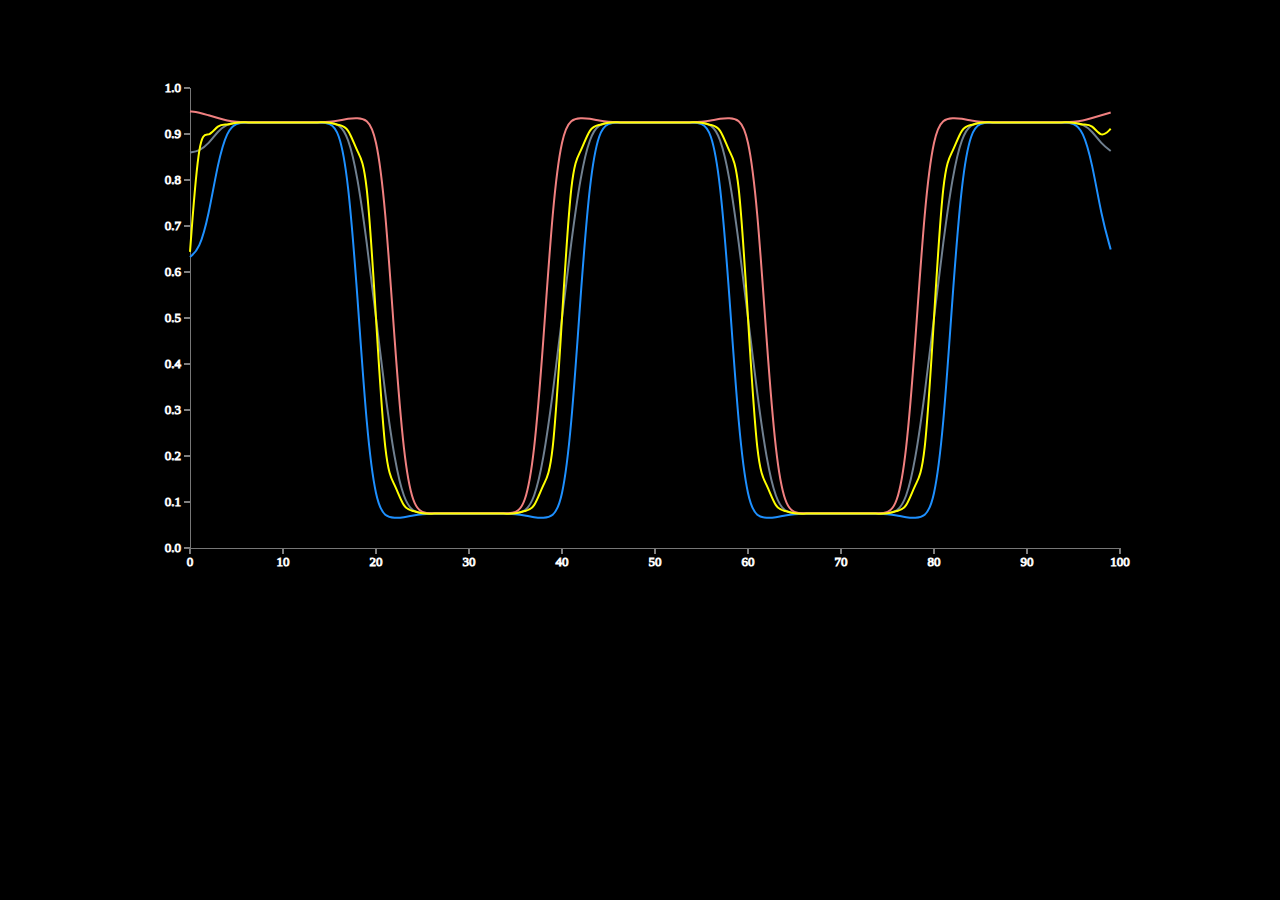
<file: convtester/index.html>
<!DOCTYPE html>
<html lang="en">

<head>
    <script src="d3.v3.min.js" charset="utf-8"></script>
    <link href="bootstrap.min.css" rel="stylesheet">
    <link href="justified-nav.css" rel="stylesheet">
    <style>
        .axis path {
            fill: none;
            stroke: #777;
            shape-rendering: crispEdges;
        }
        .axis text {
            font-family: Lato;
            font-size: 13px;
        }
        .bg {
            background-color: #000;
        }
    </style>
</head>
<body class="bg">
    <div class="container">
        <div class="jumbotron">
            <svg id="visualisation" width="1000" height="500"></svg>
            <script>
                /*
                var generateData = function(samples) {
                    var arr = [];
                    for (var i = 0; i < samples; i++) {
                        arr.push(Math.random());
                    }
                    return arr;
                };*/

                var generateData = function(samples) {
                    var arr = [];
                    var coeffs = 21;
                    var w = 20;
                    for (var i = 0; i < samples; i++) {
                        //arr.push(0.5 + 0.2 * Math.sin(i * 0.2) + 0.8 * (Math.random() - 0.5));
                        var acc = 0;
                        for (var j = 1; j <= coeffs; j += 2) {
                            acc += (2 / (Math.PI * j)) * Math.sin(j * Math.PI * i / w);
                        }
                        arr.push(0.5 + 0.85 * acc);
                    }
                    return arr;
                };

                var convolution = function(arr, minmax) {
                    var out0 = [];
                    var out1 = [];

                    var len = arr.length;
                    var gs = 1;
                    var radius = Math.floor(gs * 2);
                    var sigma = gs * 1.0;
                    var scale = 5.0;

                    for (var i = 0; i < len; i++) {
                        var n = 0.0;
                        var d = 0.0;
                        for (var j = -radius; j <= radius; j++) {
                            var val = arr[positiveMod(i + j, len)];
                            var v = minmax * scale;
                            var p = val;
                            var q = Math.exp(v * p);
                            n += p * q;
                            d += q;
                        }
                        out0.push([i, n / d]);
                    }

                    for (var i = 0; i < len; i++) {
                        var n = 0.0;
                        var d = 0.0;
                        for (var j = -radius; j <= radius; j++) {
                            var val = out0[positiveMod(i + j, len)];
                            var f = gaussian(j, 0, sigma);
                            n += f * val[1];
                            d += f;
                        }
                        out1.push([i, n / d]);
                    }

                    return out1;
                };

                var gaussian = function(x, mu, sigma) {
                    var n = - (x - mu) * (x - mu);
                    var m = 2 * sigma * sigma;
                    var dn = sigma * Math.sqrt(2 * Math.PI);
                    return Math.exp(n / m) / dn;
                };

                var positiveMod = function(x, m) {
                    var mod = x % m;
                    return x >= 0 ? mod : m + mod;
                };

                var generateConvolutions = function(num, init) {
                    var nt = Math.floor(num / 2);
                    var interval = 1.0 / nt;
                    var out = [];
                    for (var i = -nt; i <= nt; i++) {
                        out.push([]);
                        var conv = convolution(init, interval * i);
                        out[i + nt].push(conv);
                    }
                    return out;
                };

                var average = function(samples, convs, convolutions, initData) {
                    var out = [];
                    for (var i = 0; i < samples; i++) {
                        var n = 0;
                        var variance = 0;
                        var normconvn = 0;
                        var normconvd = 0;
                        for (var j = 0; j < convs; j++) {
                            n += convolutions[j][0][i][1];
                        }
                        var avg = n / convs;
                        for (var j = 0; j < convs; j++) {
                            variance += Math.pow(convolutions[j][0][i][1] - avg, 2.0);
                        }
                        var stddev = Math.sqrt(variance / convs);
                        for (var j = 0; j < convs; j++) {
                            var v = convolutions[j][0][i][1];
                            var g = gaussian(v, initData[i], stddev);
                            normconvn += g * v;
                            normconvd += g;
                        }
                        // underflow
                        var averaged = 0;
                        if (normconvd <= 0) {
                            averaged = convolutions[Math.floor(j/2)][0][i][1]
                        } else {
                            averaged = normconvn / normconvd;
                        }
                        out.push([i, averaged]);
                    }
                    return out;
                };

                var initChart = function() {
                    var samples = 100;
                    var initData = generateData(samples);
                    var convs = 3; // must be odd and >= 3
                    var convolutions = generateConvolutions(convs, initData);
                    var final = average(samples, convs, convolutions, initData);
                    var vis = d3.select("#visualisation"),
                            WIDTH = 1000,
                            HEIGHT = 500,
                            MARGINS = {
                                top: 20,
                                right: 20,
                                bottom: 20,
                                left: 50
                            },
                            xScale = d3.scale.linear().range([MARGINS.left, WIDTH - MARGINS.right]).domain([0, 100]),
                            yScale = d3.scale.linear().range([HEIGHT - MARGINS.top, MARGINS.bottom]).domain([0, 1.0]),
                            xAxis = d3.svg.axis()
                                    .scale(xScale),
                            yAxis = d3.svg.axis()
                                    .scale(yScale)
                                    .orient("left");

                    vis.append("svg:g")
                            .attr("class", "x axis")
                            .attr("transform", "translate(0," + (HEIGHT - MARGINS.bottom) + ")")
                            .attr('stroke', 'white')
                            .call(xAxis);
                    vis.append("svg:g")
                            .attr("class", "y axis")
                            .attr("transform", "translate(" + (MARGINS.left) + ",0)")
                            .attr('stroke', 'white')
                            .call(yAxis);
                    var lineGen = d3.svg.line()
                            .x(function(d) {
                                return xScale(d[0]);
                            })
                            .y(function(d) {
                                return yScale(d[1]);
                            })
                            .interpolate("basis");
                    for (var i = 0; i < convs; i++) {
                        var path = vis.append('svg:path')
                                .attr('d', lineGen(convolutions[i][0]))
                                .attr('stroke-width', 2)
                                .attr('fill', 'none');
                        if (i < Math.floor(convs / 2)){
                            path.attr('stroke', 'dodgerblue ');
                        } else if (i == Math.floor(convs / 2)) {
                            path.attr('stroke', 'slategray');
                        } else {
                            path.attr('stroke', 'lightcoral');
                        }
                    }
                    vis.append('svg:path')
                            .attr('d', lineGen(final))
                            .attr('stroke-width', 2)
                            .attr('fill', 'none')
                            .attr('stroke', 'yellow');
                };

                window.onload = initChart;
            </script>
        </div>
    </div>
</body>
</html>
</file>
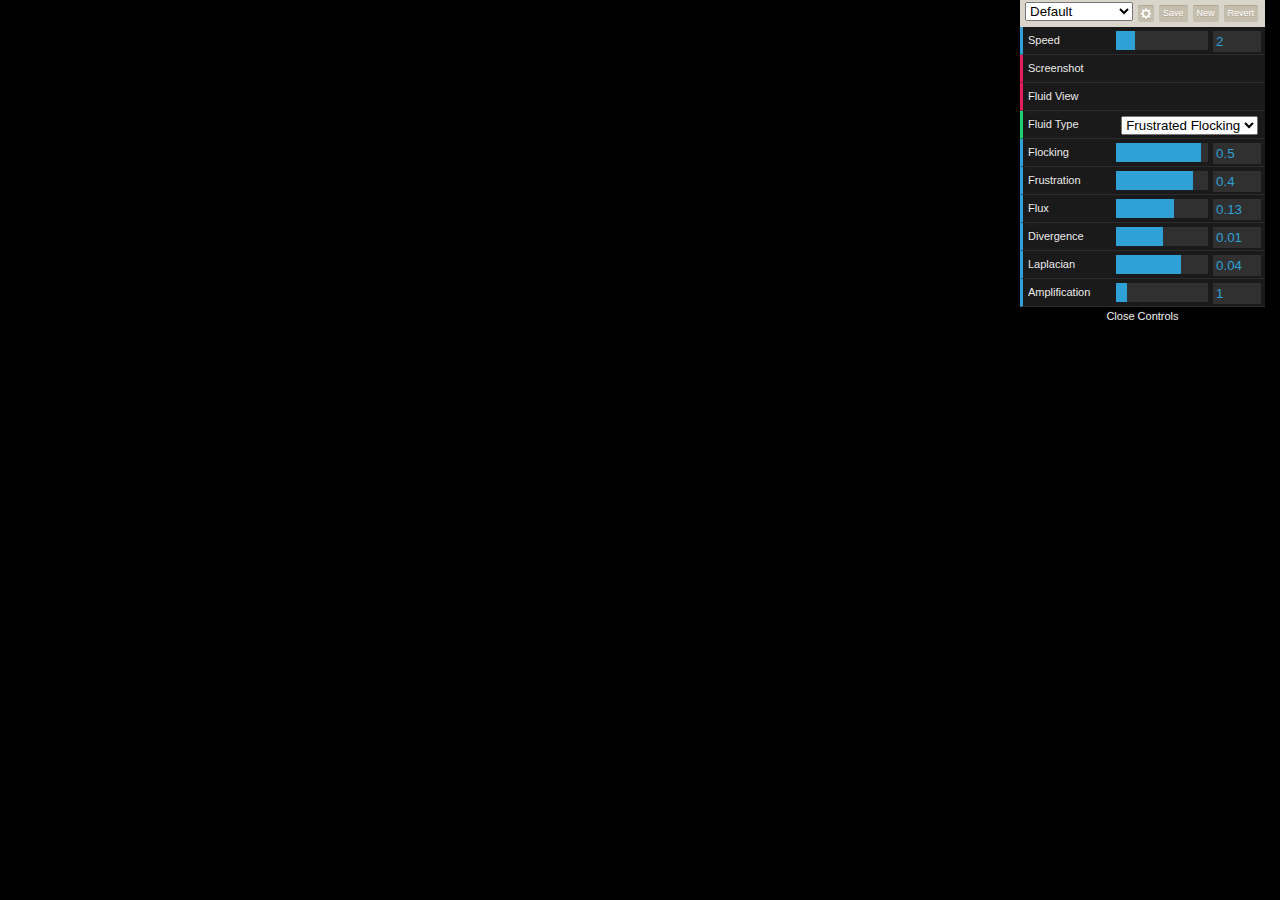
<file: opticalflowtest/index.html>
<!DOCTYPE html>
<html>
    <head>
        <title>Optical Flow Estimation</title>
        <link rel="stylesheet" type="text/css" href="../css/paintflow.css"/>
        <script type="text/javascript" src="../3rd/three.js"></script>
        <script type="text/javascript" src="../3rd/dat.gui.js"></script>
        <script type="text/javascript" src="../3rd/jquery-1.11.2.min.js"></script>
        <script type="text/javascript" src="opticalflow.js"></script>
        <script type="x-shader/x-vertex" id="standardVertexShader">
            varying vec2 vUv;

            void main()
            {
                vUv = uv;
                gl_Position = projectionMatrix * modelViewMatrix * vec4(position, 1.0);
            }
        </script>
        <script type="x-shader/x-fragment" id="smokeFluidFragmentShader">
            const float _K0 = -20.0/6.0; // center weight
            const float _K1 = 4.0/6.0; // edge-neighbors
            const float _K2 = 1.0/6.0; // vertex-neighbors
            const float sq2 = 0.7071068; // sqrt(2.0)/2.0;
            const float wds = 2.0 + 4.0 * sq2;
            const float pi_over_2 = 1.57079632679;

            varying vec2 vUv;
            uniform float screenWidth;
            uniform float screenHeight;
            uniform sampler2D tSource;
            uniform float curlf;
            uniform float fluxf;
            uniform float divf;
            uniform float lapf;
            uniform float feedf;
            uniform float expf;
            uniform vec2 brush;
            uniform float brushsize;

            float step_x = 1.0/screenWidth;
            float step_y = 1.0/screenHeight;
            vec2 texel = vec2(step_x, step_y);

            vec2 n  = vec2(0.0, step_y);
            vec2 ne = vec2(step_x, step_y);
            vec2 e  = vec2(step_x, 0.0);
            vec2 se = vec2(step_x, -step_y);
            vec2 s  = vec2(0.0, -step_y);
            vec2 sw = vec2(-step_x, -step_y);
            vec2 w  = vec2(-step_x, 0.0);
            vec2 nw = vec2(-step_x, step_y);

            float atan2(in float y, in float x)
            {
                float s = (abs(x) > abs(y)) ? 1.0 : 0.0;
                return mix(pi_over_2 - atan(x,y), atan(y,x), s);
            }

            void main()
            {
                vec3 uv = texture2D(tSource, vUv).rgb;

                vec3 uv_n = texture2D(tSource, vUv+n).rgb;
                vec3 uv_e = texture2D(tSource, vUv+e).rgb;
                vec3 uv_s = texture2D(tSource, vUv+s).rgb;
                vec3 uv_w = texture2D(tSource, vUv+w).rgb;

                vec3 uv_nw = texture2D(tSource, vUv+nw).rgb;
                vec3 uv_sw = texture2D(tSource, vUv+sw).rgb;
                vec3 uv_ne = texture2D(tSource, vUv+ne).rgb;
                vec3 uv_se = texture2D(tSource, vUv+se).rgb;

                vec3 lapl  = _K0*uv + _K1*(uv_n + uv_e + uv_w + uv_s) + _K2*(uv_nw + uv_sw + uv_ne + uv_se);
                float curl = (uv_n.r - uv_s.r - uv_e.g + uv_w.g + sq2 * (uv_nw.r + uv_nw.g) + sq2 * (uv_ne.r - uv_ne.g) + sq2 * (uv_sw.g - uv_sw.r) - sq2 * (uv_se.g + uv_se.r));
                float curl_e = curlf * sign(curl) * pow(abs(curl), expf);
                vec2 flux  = vec2(uv_w.r + uv_e.r - wds * uv.r, uv_s.g + uv_n.g - wds * uv.g) + sq2 * (uv_nw.rg + uv_ne.rg + uv_se.rg + uv_sw.rg);
                float div  = uv_s.g - uv_n.g - uv_e.r + uv_w.r + sq2 * (uv_nw.r - uv_nw.g) - sq2 * (uv_ne.r + uv_ne.g) + sq2 * (uv_sw.r + uv_sw.g) + sq2 * (uv_se.g - uv_se.r);

                float theta, mag, cost, sint = 0.0;
                if (!(uv.r == 0.0 && uv.g == 0.0)) {
                    theta = atan2(uv.g, uv.r);
                    mag = sqrt(uv.r*uv.r + uv.g*uv.g);
                    cost = cos(theta);
                    sint = sin(theta);
                }

                float ta = feedf * uv.r + fluxf * flux.r - lapf * cost * lapl.b + divf * mag * cost * div;
                float tb = feedf * uv.g + fluxf * flux.g - lapf * sint * lapl.b + divf * mag * sint * div;

                float a = ta * cos(curl_e) - tb * sin(curl_e);
                float b = ta * sin(curl_e) + tb * cos(curl_e);

                if(brush.x > 0.0)
                {
                    vec2 diff = (vUv - brush) / texel;
                    float dist = sqrt(dot(diff, diff));
                    if(dist < brushsize) {
                        a = diff.x / dist;
                        b = diff.y / dist;
                    }
                }
                
                gl_FragColor = vec4(clamp(a, -1.0, 1.0), clamp(b, -1.0, 1.0), div, 1.0);
            }
        </script>
        <script type="x-shader/x-fragment" id="frustratedFlockingFluidFragmentShader">
            const float _K0 = -20.0/6.0; // center weight
            const float _K1 = 4.0/6.0; // edge-neighbors
            const float _K2 = 1.0/6.0; // vertex-neighbors
            const float sq2 = 0.7071068; // sqrt(2.0)/2.0;
            const float wds = 2.0 + 4.0 * sq2;
            const float nss = 4.0 + 2.0 * 1.41421356237;
            const float pi_over_2 = 1.57079632679;

            varying vec2 vUv;
            uniform float screenWidth;
            uniform float screenHeight;
            uniform sampler2D tSource;
            uniform float divf;
            uniform float lapf;
            uniform float feedf;
            uniform float fluxf;
            uniform float flockf;
            uniform float frustf;
            uniform vec2 brush;
            uniform float brushsize;

            vec2 texel = vec2(1.0/screenWidth, 1.0/screenHeight);
            float step_x = 1.0/screenWidth;
            float step_y = 1.0/screenHeight;
            vec2 n  = vec2(0.0, step_y);
            vec2 ne = vec2(step_x, step_y);
            vec2 e  = vec2(step_x, 0.0);
            vec2 se = vec2(step_x, -step_y);
            vec2 s  = vec2(0.0, -step_y);
            vec2 sw = vec2(-step_x, -step_y);
            vec2 w  = vec2(-step_x, 0.0);
            vec2 nw = vec2(-step_x, step_y);

            float atan2(in float y, in float x)
            {
                float s = (abs(x) > abs(y)) ? 1.0 : 0.0;
                return mix(pi_over_2 - atan(x,y), atan(y,x), s);
            }

            void main()
            {
                vec3 uv = texture2D(tSource, vUv).rgb;

                vec3 uv_n = texture2D(tSource, vUv+n).rgb;
                vec3 uv_e = texture2D(tSource, vUv+e).rgb;
                vec3 uv_s = texture2D(tSource, vUv+s).rgb;
                vec3 uv_w = texture2D(tSource, vUv+w).rgb;

                vec3 uv_nw = texture2D(tSource, vUv+nw).rgb;
                vec3 uv_sw = texture2D(tSource, vUv+sw).rgb;
                vec3 uv_ne = texture2D(tSource, vUv+ne).rgb;
                vec3 uv_se = texture2D(tSource, vUv+se).rgb;

                vec3 lapl  = _K0*uv + _K1*(uv_n + uv_e + uv_w + uv_s) + _K2*(uv_nw + uv_sw + uv_ne + uv_se);

                float fa = (uv_w.r + uv_e.r + uv_n.r + uv_s.r + sq2 * (uv_nw.r + uv_sw.r + uv_ne.r + uv_se.r)) / (nss);
                float fb = (uv_w.g + uv_e.g + uv_n.g + uv_s.g + sq2 * (uv_nw.g + uv_sw.g + uv_ne.g + uv_se.g)) / (nss);

                vec2 flux  = vec2(uv_w.r + uv_e.r - wds * uv.r, uv_s.g + uv_n.g - wds * uv.g) + sq2 * (uv_nw.rg + uv_ne.rg + uv_se.rg + uv_sw.rg);
                float div  = (uv_s.g - uv_n.g - uv_e.r + uv_w.r + sq2 * (uv_nw.r - uv_nw.g) - sq2 * (uv_ne.r + uv_ne.g) + sq2 * (uv_sw.r + uv_sw.g) + sq2 * (uv_se.g - uv_se.r));

                float theta, theta2, cost, sint = 0.0;
                if (!(fa == 0.0 && fb == 0.0)) {
                    theta = atan2( fb, fa);
                    cost = cos(theta);
                    sint = sin(theta);
                }

                float ta = feedf * uv.r + fluxf * flux.r - lapf * cost * lapl.b + divf * cost * div;
                float tb = feedf * uv.g + fluxf * flux.g - lapf * sint * lapl.b + divf * sint * div;

                float a = ta * (1.0 - flockf) + fa * flockf - frustf * div * fa;
                float b = tb * (1.0 - flockf) + fb * flockf - frustf * div * fb;

                if(brush.x > 0.0)
                {
                    vec2 diff = (vUv - brush) / texel;
                    float dist = sqrt(dot(diff, diff));
                    if(dist < brushsize) {
                        a = diff.x / dist;
                        b = diff.y / dist;
                    }
                }

                gl_FragColor = vec4(clamp(a, -1.0, 1.0), clamp(b, -1.0, 1.0), clamp(div, -1.0, 1.0), 1.0);
            }
        </script>
        <script type="x-shader/x-fragment" id="opticalFlowFragmentShader">

            varying vec2 vUv;
            uniform float screenWidth;
            uniform float screenHeight;

            uniform sampler2D tSource;
            uniform sampler2D tSource2;
            uniform sampler2D sSource;

            float step_x = 1.0/screenWidth;
            float step_y = 1.0/screenHeight;
            vec2 texel = vec2(step_x, step_y);
            vec2 n  = vec2(0.0, step_y);
            vec2 ne = vec2(step_x, step_y);
            vec2 e  = vec2(step_x, 0.0);
            vec2 se = vec2(step_x, -step_y);
            vec2 s  = vec2(0.0, -step_y);
            vec2 sw = vec2(-step_x, -step_y);
            vec2 w  = vec2(-step_x, 0.0);
            vec2 nw = vec2(-step_x, step_y);

            // This code is substantially based on oflow by Andrei Kashcha
            // Original license: https://github.com/anvaka/oflow/blob/master/LICENSE
            void main()
            {
                float u, v = 0.0;

                vec2 off0 = vec2(-step_x, -step_y);
                vec2 off1 = vec2( 0.0,    -step_y);
                vec2 off2 = vec2( step_x, -step_y);
                vec2 off3 = vec2(-step_x,  0.0);
                vec2 off4 = vec2( 0.0,     0.0);
                vec2 off5 = vec2( step_x,  0.0);
                vec2 off6 = vec2(-step_x,  step_y);
                vec2 off7 = vec2( 0.0,     step_y);
                vec2 off8 = vec2( step_x,  step_y);

                /* This code produces corrupted output on some OSX machines. The unrolled version is below this commented code block.
                const int step = 1;
                float A2, A1B2, B1, C1, C2 = 0.0;
                for (int i = -step; i <= step; i++) {
                    for (int j = -step; j <= step; j++) {
                        vec2 off = vec2(float(i) * step_x, float(j) * step_y);
                        float gradX = length(texture2D(tSource, vUv + w + off).xy) - length(texture2D(tSource, vUv + e + off).xy);
                        float gradY = length(texture2D(tSource, vUv + s + off).xy) - length(texture2D(tSource, vUv + n + off).xy);
                        float gradT = length(texture2D(tSource, vUv + off).xy) - length(texture2D(tSource2, vUv + off).xy);

                        A2 += gradX * gradX;
                        A1B2 += gradX * gradY;
                        B1 += gradY * gradY;
                        C2 += gradX * gradT;
                        C1 += gradY * gradT;
                    }
                }
                */

                float gradX0 = (length(texture2D(tSource, vUv + e + off0).xy) - length(texture2D(tSource, vUv + w + off0).xy));
                float gradX1 = (length(texture2D(tSource, vUv + e + off1).xy) - length(texture2D(tSource, vUv + w + off1).xy));
                float gradX2 = (length(texture2D(tSource, vUv + e + off2).xy) - length(texture2D(tSource, vUv + w + off2).xy));
                float gradX3 = (length(texture2D(tSource, vUv + e + off3).xy) - length(texture2D(tSource, vUv + w + off3).xy));
                float gradX4 = (length(texture2D(tSource, vUv + e + off4).xy) - length(texture2D(tSource, vUv + w + off4).xy));
                float gradX5 = (length(texture2D(tSource, vUv + e + off5).xy) - length(texture2D(tSource, vUv + w + off5).xy));
                float gradX6 = (length(texture2D(tSource, vUv + e + off6).xy) - length(texture2D(tSource, vUv + w + off6).xy));
                float gradX7 = (length(texture2D(tSource, vUv + e + off7).xy) - length(texture2D(tSource, vUv + w + off7).xy));
                float gradX8 = (length(texture2D(tSource, vUv + e + off8).xy) - length(texture2D(tSource, vUv + w + off8).xy));

                float gradY0 = (length(texture2D(tSource, vUv + n + off0).xy) - length(texture2D(tSource, vUv + s + off0).xy));
                float gradY1 = (length(texture2D(tSource, vUv + n + off1).xy) - length(texture2D(tSource, vUv + s + off1).xy));
                float gradY2 = (length(texture2D(tSource, vUv + n + off2).xy) - length(texture2D(tSource, vUv + s + off2).xy));
                float gradY3 = (length(texture2D(tSource, vUv + n + off3).xy) - length(texture2D(tSource, vUv + s + off3).xy));
                float gradY4 = (length(texture2D(tSource, vUv + n + off4).xy) - length(texture2D(tSource, vUv + s + off4).xy));
                float gradY5 = (length(texture2D(tSource, vUv + n + off5).xy) - length(texture2D(tSource, vUv + s + off5).xy));
                float gradY6 = (length(texture2D(tSource, vUv + n + off6).xy) - length(texture2D(tSource, vUv + s + off6).xy));
                float gradY7 = (length(texture2D(tSource, vUv + n + off7).xy) - length(texture2D(tSource, vUv + s + off7).xy));
                float gradY8 = (length(texture2D(tSource, vUv + n + off8).xy) - length(texture2D(tSource, vUv + s + off8).xy));

                float gradT0 = length(texture2D(tSource2, vUv + off0).xy) - length(texture2D(tSource, vUv + off0).xy);
                float gradT1 = length(texture2D(tSource2, vUv + off1).xy) - length(texture2D(tSource, vUv + off1).xy);
                float gradT2 = length(texture2D(tSource2, vUv + off2).xy) - length(texture2D(tSource, vUv + off2).xy);
                float gradT3 = length(texture2D(tSource2, vUv + off3).xy) - length(texture2D(tSource, vUv + off3).xy);
                float gradT4 = length(texture2D(tSource2, vUv + off4).xy) - length(texture2D(tSource, vUv + off4).xy);
                float gradT5 = length(texture2D(tSource2, vUv + off5).xy) - length(texture2D(tSource, vUv + off5).xy);
                float gradT6 = length(texture2D(tSource2, vUv + off6).xy) - length(texture2D(tSource, vUv + off6).xy);
                float gradT7 = length(texture2D(tSource2, vUv + off7).xy) - length(texture2D(tSource, vUv + off7).xy);
                float gradT8 = length(texture2D(tSource2, vUv + off8).xy) - length(texture2D(tSource, vUv + off8).xy);

                float A2   = gradX0 * gradX0 + gradX1 * gradX1 + gradX2 * gradX2 + gradX3 * gradX3 + gradX4 * gradX4 + gradX5 * gradX5 + gradX6 * gradX6 + gradX7 * gradX7 + gradX8 * gradX8;
                float A1B2 = gradX0 * gradY0 + gradX1 * gradY1 + gradX2 * gradY2 + gradX3 * gradY3 + gradX4 * gradY4 + gradX5 * gradY5 + gradX6 * gradY6 + gradX7 * gradY7 + gradX8 * gradY8;
                float B1   = gradY0 * gradY0 + gradY1 * gradY1 + gradY2 * gradY2 + gradY3 * gradY3 + gradY4 * gradY4 + gradY5 * gradY5 + gradY6 * gradY6 + gradY7 * gradY7 + gradY8 * gradY8;
                float C2   = gradX0 * gradT0 + gradX1 * gradT1 + gradX2 * gradT2 + gradX3 * gradT3 + gradX4 * gradT4 + gradX5 * gradT5 + gradX6 * gradT6 + gradX7 * gradT7 + gradX8 * gradT8;
                float C1   = gradY0 * gradT0 + gradY1 * gradT1 + gradY2 * gradT2 + gradY3 * gradT3 + gradY4 * gradT4 + gradY5 * gradT5 + gradY6 * gradT6 + gradY7 * gradT7 + gradY8 * gradT8;

                float delta = (A1B2 * A1B2 - A2 * B1);

                if (delta != 0.0) {
                    /* system is not singular - solving by Kramer method */
                    float Idelta = 1.0/ delta;
                    float deltaX = -(C1 * A1B2 - C2 * B1);
                    float deltaY = -(A1B2 * C2 - A2 * C1);

                    u = deltaX * Idelta;
                    v = deltaY * Idelta;
                } else {
                    /* singular system - find optical flow in gradient direction */
                    float norm = (A1B2 + A2) * (A1B2 + A2) + (B1 + A1B2) * (B1 + A1B2);
                    if (norm != 0.0) {
                        float IGradNorm = 1.0/ norm;
                        float temp = -(C1 + C2) * IGradNorm;

                        u = (A1B2 + A2) * temp;
                        v = (B1 + A1B2) * temp;
                    } else {
                        u = v = 0.0;
                    }
                }

                float q = u * v;

                vec3 normed = 0.5 * normalize(vec3(u, v, q));
                vec3 offv = vec3(0.5);
                gl_FragColor = vec4(normed + offv, 1.0);
            }
        </script>
        <script type="x-shader/x-fragment" id="screenFragmentShader">
            varying vec2 vUv;
            uniform float screenWidth;
            uniform float screenHeight;
            uniform sampler2D tSource;
            uniform sampler2D sSource;
            
            void main()
            {
                gl_FragColor = texture2D(sSource, vUv);
            }
        </script>
        <script type="x-shader/x-fragment" id="debugScreenFragmentShader">
            varying vec2 vUv;
            uniform float screenWidth;
            uniform float screenHeight;
            uniform sampler2D tSource;
            uniform sampler2D sSource;

            void main()
            {
                vec3 uv = 0.5 + 0.5 * normalize(texture2D(tSource, vUv).rgb);
                gl_FragColor = vec4(uv, 1.0);
            }
        </script>
        <meta charset="UTF-8">
    </head>
    <body>
        <div id="simulation">
            <canvas id="myCanvas" class="viewer" style="width:1024px;height:1024px"></canvas>
        </div>
    </body>
</html>
</file>
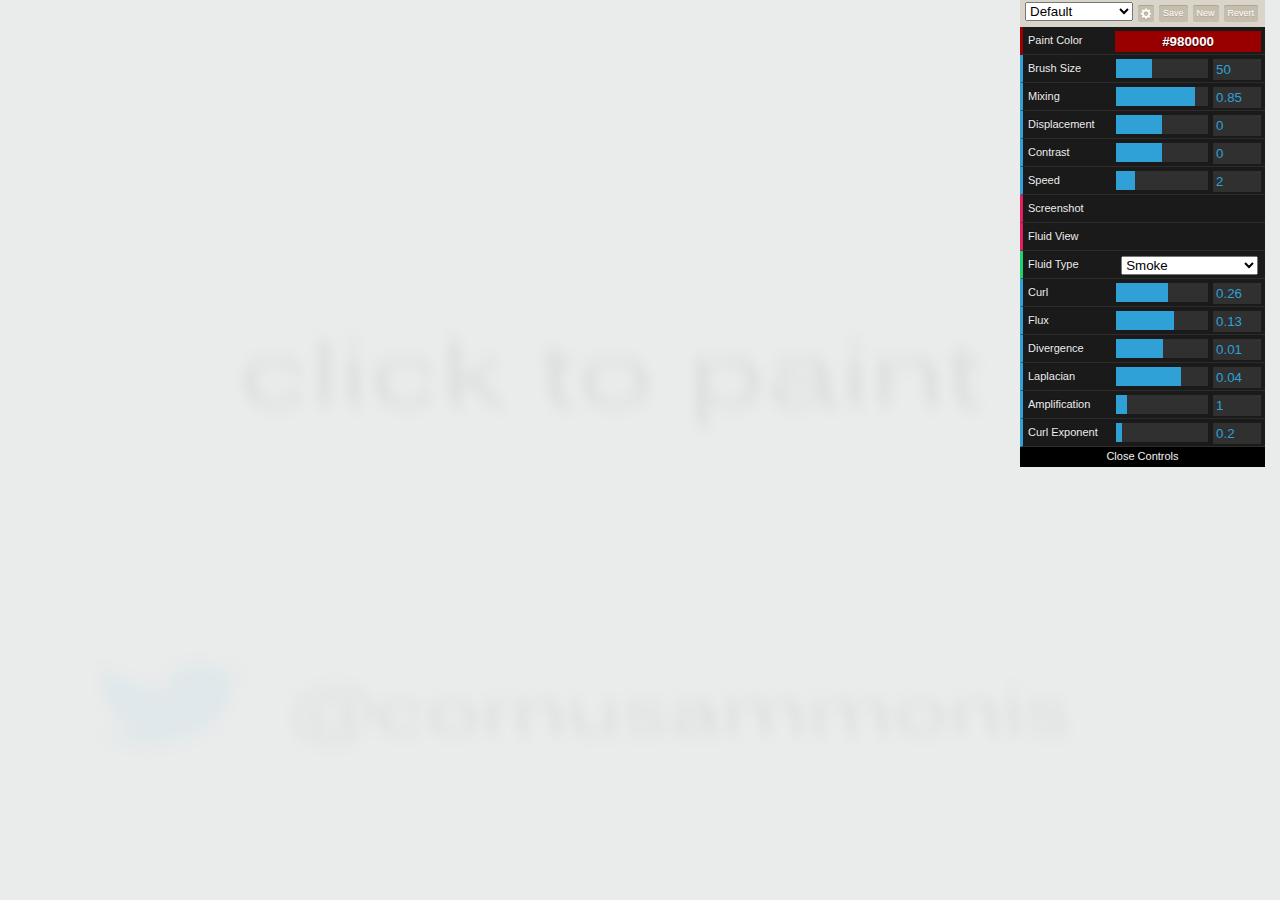
<file: paintflow2/index.html>
<!DOCTYPE html>
<html>
    <head>
        <title>PaintFlow</title>
        <link rel="stylesheet" type="text/css" href="../css/paintflow.css"/>
        <script type="text/javascript" src="../3rd/three.js"></script>
        <script type="text/javascript" src="../3rd/dat.gui.js"></script>
        <script type="text/javascript" src="../3rd/jquery-1.11.2.min.js"></script>
        <script type="text/javascript" src="paintflow.js"></script>
        <script type="x-shader/x-vertex" id="standardVertexShader">
            varying vec2 vUv;

            void main()
            {
                vUv = uv;
                gl_Position = projectionMatrix * modelViewMatrix * vec4(position, 1.0);
            }
        </script>
        <script type="x-shader/x-fragment" id="simplexNoiseFragmentShader">
            varying vec2 vUv;
            uniform float screenWidth;
            uniform float screenHeight;
            uniform float scalef;
            uniform float sofff;
            uniform vec2 brush;
            uniform float brushsize;
            uniform sampler2D tSource;

            //
            // Description : Array and textureless GLSL 2D simplex noise function.
            //      Author : Ian McEwan, Ashima Arts.
            //  Maintainer : ijm
            //     Lastmod : 20110822 (ijm)
            //     License : Copyright (C) 2011 Ashima Arts. All rights reserved.
            //               Distributed under the MIT License. See LICENSE file.
            //               https://github.com/ashima/webgl-noise
            //

            vec3 mod289(vec3 x) {
                return x - floor(x * (1.0 / 289.0)) * 289.0;
            }

            vec2 mod289(vec2 x) {
                return x - floor(x * (1.0 / 289.0)) * 289.0;
            }

            vec3 permute(vec3 x) {
                return mod289(((x*34.0)+1.0)*x);
            }

            float snoise(vec2 v) {
                const vec4 C = vec4(0.211324865405187,  // (3.0-sqrt(3.0))/6.0
                                    0.366025403784439,  // 0.5*(sqrt(3.0)-1.0)
                                   -0.577350269189626,  // -1.0 + 2.0 * C.x
                                    0.024390243902439); // 1.0 / 41.0
                // First corner
                vec2 i  = floor(v + dot(v, C.yy) );
                vec2 x0 = v -   i + dot(i, C.xx);

                // Other corners
                vec2 i1;
                //i1.x = step( x0.y, x0.x ); // x0.x > x0.y ? 1.0 : 0.0
                //i1.y = 1.0 - i1.x;
                i1 = (x0.x > x0.y) ? vec2(1.0, 0.0) : vec2(0.0, 1.0);
                // x0 = x0 - 0.0 + 0.0 * C.xx ;
                // x1 = x0 - i1 + 1.0 * C.xx ;
                // x2 = x0 - 1.0 + 2.0 * C.xx ;
                vec4 x12 = x0.xyxy + C.xxzz;
                x12.xy -= i1;

                // Permutations
                i = mod289(i); // Avoid truncation effects in permutation
                vec3 p = permute( permute( i.y + vec3(0.0, i1.y, 1.0 ))
                + i.x + vec3(0.0, i1.x, 1.0 ));

                vec3 m = max(0.5 - vec3(dot(x0,x0), dot(x12.xy,x12.xy), dot(x12.zw,x12.zw)), 0.0);
                m = m*m ;
                m = m*m ;

                // Gradients: 41 points uniformly over a line, mapped onto a diamond.
                // The ring size 17*17 = 289 is close to a multiple of 41 (41*7 = 287)

                vec3 x = 2.0 * fract(p * C.www) - 1.0;
                vec3 h = abs(x) - 0.5;
                vec3 ox = floor(x + 0.5);
                vec3 a0 = x - ox;

                // Normalise gradients implicitly by scaling m
                // Approximation of: m *= inversesqrt( a0*a0 + h*h );
                m *= 1.79284291400159 - 0.85373472095314 * ( a0*a0 + h*h );

                // Compute final noise value at P
                vec3 g;
                g.x  = a0.x  * x0.x  + h.x  * x0.y;
                g.yz = a0.yz * x12.xz + h.yz * x12.yw;
               //return 130.0 * dot(m, g);
               return dot(m, g);
            }

            float step_x = 1.0/screenWidth;
            float step_y = 1.0/screenHeight;
            vec2 texel = vec2(step_x, step_y);

            void main() {
                float a, b = 0.0;
                vec2 offset = vec2(sofff, sofff);
                vec2 scale = scalef * vec2(1.0, screenHeight/screenWidth);
                a = snoise(scale * vUv.xy);
                b = snoise(scale * (vUv.xy + offset));
                gl_FragColor = vec4(a, b, 0.0, 1.0);
            }
        </script>
        <script type="x-shader/x-fragment" id="smokeFluidFragmentShader">
            const float _K0 = -20.0/6.0; // center weight
            const float _K1 = 4.0/6.0; // edge-neighbors
            const float _K2 = 1.0/6.0; // vertex-neighbors
            const float sq2 = 0.7071068; // sqrt(2.0)/2.0;
            const float wds = 2.0 + 4.0 * sq2;
            const float pi_over_2 = 1.57079632679;

            varying vec2 vUv;
            uniform float screenWidth;
            uniform float screenHeight;
            uniform sampler2D tSource;
            uniform float curlf;
            uniform float fluxf;
            uniform float divf;
            uniform float lapf;
            uniform float feedf;
            uniform float expf;
            uniform vec2 brush;
            uniform float brushsize;

            float step_x = 1.0/screenWidth;
            float step_y = 1.0/screenHeight;
            vec2 texel = vec2(step_x, step_y);

            vec2 n  = vec2(0.0, step_y);
            vec2 ne = vec2(step_x, step_y);
            vec2 e  = vec2(step_x, 0.0);
            vec2 se = vec2(step_x, -step_y);
            vec2 s  = vec2(0.0, -step_y);
            vec2 sw = vec2(-step_x, -step_y);
            vec2 w  = vec2(-step_x, 0.0);
            vec2 nw = vec2(-step_x, step_y);

            float atan2(in float y, in float x)
            {
                float s = (abs(x) > abs(y)) ? 1.0 : 0.0;
                return mix(pi_over_2 - atan(x,y), atan(y,x), s);
            }

            void main()
            {
                vec3 uv = texture2D(tSource, vUv).rgb;

                vec3 uv_n = texture2D(tSource, vUv+n).rgb;
                vec3 uv_e = texture2D(tSource, vUv+e).rgb;
                vec3 uv_s = texture2D(tSource, vUv+s).rgb;
                vec3 uv_w = texture2D(tSource, vUv+w).rgb;

                vec3 uv_nw = texture2D(tSource, vUv+nw).rgb;
                vec3 uv_sw = texture2D(tSource, vUv+sw).rgb;
                vec3 uv_ne = texture2D(tSource, vUv+ne).rgb;
                vec3 uv_se = texture2D(tSource, vUv+se).rgb;

                vec3 lapl  = _K0*uv + _K1*(uv_n + uv_e + uv_w + uv_s) + _K2*(uv_nw + uv_sw + uv_ne + uv_se);
                float curl = (uv_n.r - uv_s.r - uv_e.g + uv_w.g + sq2 * (uv_nw.r + uv_nw.g) + sq2 * (uv_ne.r - uv_ne.g) + sq2 * (uv_sw.g - uv_sw.r) - sq2 * (uv_se.g + uv_se.r));
                float curl_e = curlf * sign(curl) * pow(abs(curl), expf);
                vec2 flux  = vec2(uv_w.r + uv_e.r - wds * uv.r, uv_s.g + uv_n.g - wds * uv.g) + sq2 * (uv_nw.rg + uv_ne.rg + uv_se.rg + uv_sw.rg);
                float div  = uv_s.g - uv_n.g - uv_e.r + uv_w.r + sq2 * (uv_nw.r - uv_nw.g) - sq2 * (uv_ne.r + uv_ne.g) + sq2 * (uv_sw.r + uv_sw.g) + sq2 * (uv_se.g - uv_se.r);

                float theta, mag, cost, sint = 0.0;
                if (!(uv.r == 0.0 && uv.g == 0.0)) {
                    theta = atan2(uv.g, uv.r);
                    mag = sqrt(uv.r*uv.r + uv.g*uv.g);
                    cost = cos(theta);
                    sint = sin(theta);
                }

                float ta = feedf * uv.r + fluxf * flux.r - lapf * cost * lapl.b + divf * mag * cost * div;
                float tb = feedf * uv.g + fluxf * flux.g - lapf * sint * lapl.b + divf * mag * sint * div;

                float a = ta * cos(curl_e) - tb * sin(curl_e);
                float b = ta * sin(curl_e) + tb * cos(curl_e);

                if(brush.x > 0.0)
                {
                    vec2 diff = (vUv - brush) / texel;
                    float dist = sqrt(dot(diff, diff));
                    if(dist < brushsize) {
                        a = diff.x / dist;
                        b = diff.y / dist;
                    }
                }
                
                gl_FragColor = vec4(clamp(a, -1.0, 1.0), clamp(b, -1.0, 1.0), div, 1.0);
            }
        </script>
        <script type="x-shader/x-fragment" id="frustratedFlockingFluidFragmentShader">
            const float _K0 = -20.0/6.0; // center weight
            const float _K1 = 4.0/6.0; // edge-neighbors
            const float _K2 = 1.0/6.0; // vertex-neighbors
            const float sq2 = 0.7071068; // sqrt(2.0)/2.0;
            const float wds = 2.0 + 4.0 * sq2;
            const float nss = 4.0 + 2.0 * 1.41421356237;
            const float pi_over_2 = 1.57079632679;

            varying vec2 vUv;
            uniform float screenWidth;
            uniform float screenHeight;
            uniform sampler2D tSource;
            uniform float divf;
            uniform float lapf;
            uniform float feedf;
            uniform float fluxf;
            uniform float flockf;
            uniform float frustf;
            uniform vec2 brush;
            uniform float brushsize;

            vec2 texel = vec2(1.0/screenWidth, 1.0/screenHeight);
            float step_x = 1.0/screenWidth;
            float step_y = 1.0/screenHeight;
            vec2 n  = vec2(0.0, step_y);
            vec2 ne = vec2(step_x, step_y);
            vec2 e  = vec2(step_x, 0.0);
            vec2 se = vec2(step_x, -step_y);
            vec2 s  = vec2(0.0, -step_y);
            vec2 sw = vec2(-step_x, -step_y);
            vec2 w  = vec2(-step_x, 0.0);
            vec2 nw = vec2(-step_x, step_y);

            float atan2(in float y, in float x)
            {
                float s = (abs(x) > abs(y)) ? 1.0 : 0.0;
                return mix(pi_over_2 - atan(x,y), atan(y,x), s);
            }

            void main()
            {
                vec3 uv = texture2D(tSource, vUv).rgb;

                vec3 uv_n = texture2D(tSource, vUv+n).rgb;
                vec3 uv_e = texture2D(tSource, vUv+e).rgb;
                vec3 uv_s = texture2D(tSource, vUv+s).rgb;
                vec3 uv_w = texture2D(tSource, vUv+w).rgb;

                vec3 uv_nw = texture2D(tSource, vUv+nw).rgb;
                vec3 uv_sw = texture2D(tSource, vUv+sw).rgb;
                vec3 uv_ne = texture2D(tSource, vUv+ne).rgb;
                vec3 uv_se = texture2D(tSource, vUv+se).rgb;

                vec3 lapl  = _K0*uv + _K1*(uv_n + uv_e + uv_w + uv_s) + _K2*(uv_nw + uv_sw + uv_ne + uv_se);

                float fa = (uv_w.r + uv_e.r + uv_n.r + uv_s.r + sq2 * (uv_nw.r + uv_sw.r + uv_ne.r + uv_se.r)) / (nss);
                float fb = (uv_w.g + uv_e.g + uv_n.g + uv_s.g + sq2 * (uv_nw.g + uv_sw.g + uv_ne.g + uv_se.g)) / (nss);

                vec2 flux  = vec2(uv_w.r + uv_e.r - wds * uv.r, uv_s.g + uv_n.g - wds * uv.g) + sq2 * (uv_nw.rg + uv_ne.rg + uv_se.rg + uv_sw.rg);
                float div  = (uv_s.g - uv_n.g - uv_e.r + uv_w.r + sq2 * (uv_nw.r - uv_nw.g) - sq2 * (uv_ne.r + uv_ne.g) + sq2 * (uv_sw.r + uv_sw.g) + sq2 * (uv_se.g - uv_se.r));

                float theta, theta2, cost, sint = 0.0;
                if (!(fa == 0.0 && fb == 0.0)) {
                    theta = atan2( fb, fa);
                    cost = cos(theta);
                    sint = sin(theta);
                }

                float ta = feedf * uv.r + fluxf * flux.r - lapf * cost * lapl.b + divf * cost * div;
                float tb = feedf * uv.g + fluxf * flux.g - lapf * sint * lapl.b + divf * sint * div;

                float a = ta * (1.0 - flockf) + fa * flockf - frustf * div * fa;
                float b = tb * (1.0 - flockf) + fb * flockf - frustf * div * fb;

                if(brush.x > 0.0)
                {
                    vec2 diff = (vUv - brush) / texel;
                    float dist = sqrt(dot(diff, diff));
                    if(dist < brushsize) {
                        a = diff.x / dist;
                        b = diff.y / dist;
                    }
                }

                gl_FragColor = vec4(clamp(a, -1.0, 1.0), clamp(b, -1.0, 1.0), clamp(div, -1.0, 1.0), 1.0);
            }
        </script>
        <script type="x-shader/x-fragment" id="paintFragmentShader">
            #define SQRT_2 1.41421356237
            #define SQRT_2_OVER_2 0.70710678118
            #define CUTOFF 0.0001

            varying vec2 vUv;
            uniform float screenWidth;
            uniform float screenHeight;
            uniform float loadImage;
            uniform float mixf;
            uniform float offf;
            uniform sampler2D tSource;
            uniform sampler2D sSource;
            uniform sampler2D iSource;
            uniform vec2 brush;
            uniform float brushsize;
            uniform vec4 color;
            uniform float contf;

            float step_x = 1.0/screenWidth;
            float step_y = 1.0/screenHeight;
            vec2 texel = vec2(step_x, step_y);
            vec2 n  = vec2(0.0, step_y);
            vec2 ne = vec2(step_x, step_y);
            vec2 e  = vec2(step_x, 0.0);
            vec2 se = vec2(step_x, -step_y);
            vec2 s  = vec2(0.0, -step_y);
            vec2 sw = vec2(-step_x, -step_y);
            vec2 w  = vec2(-step_x, 0.0);
            vec2 nw = vec2(-step_x, step_y);

            /*
            vec4 reflectance(vec4 absorption) {
                return vec4(1.0) + absorption - sqrt(pow(absorption, vec4(2.0)) + (2.0 * absorption));
            }

            vec4 absorbance(float r, float g, float b) {
                vec4 rgb = max(vec4(CUTOFF), vec4(r, g, b, 0.0));
                return pow((1.0 - rgb), vec4(2.0)) / (2.0 * rgb);
            }
            */

            const float gamma = 2.2;

            vec4 reflectance(vec4 absorbance) {
                return vec4(1.0) - pow(absorbance, vec4(1.0 / gamma));
            }

            vec4 absorbance(float r, float g, float b) {
                vec4 rgb = vec4(r, g, b, 1.0);
                return pow((1.0 - rgb), vec4(gamma));
            }

            vec4 mixAbs(vec4 absorption0, vec4 absorption1, float mix) {
                return mix * absorption0 + (1.0 - mix) * absorption1;
            }

            float mixWeight(float x, float y) {
                vec2 n = max(vec2(0.0), normalize(vec2(x, y)));
                //float t = max(0.0, n.x + n.y);
                //return min(1.0, max(0.0, mixf * (SQRT_2_OVER_2 + 0.5) * (2.0 * n.x * n.y) * t/(SQRT_2 * sqrt(n.x * n.x + n.y * n.y) + 1.0)));
                return min(mixf * sqrt(n.x*n.y), 1.0);
            }

            vec4 vectorAvg(vec4 v0, vec4 v1, vec4 v2, vec4 v3, vec4 v4, vec4 v5, vec4 v6, vec4 v7) {
                return 0.125 * (v0 + v1 + v2 + v3 + v4 + v5 + v6 + v7);
            }

            vec4 contrast(float s, float d, float e, float f, vec4 d0, vec4 d1, vec4 e0, vec4 e1, vec4 f0, vec4 f1) {
                float dA = d0.x + d0.y + d0.z + d0.w + d1.x + d1.y + d1.z + d1.w;
                float eA = e0.x + e0.y + e0.z + e0.w + e1.x + e1.y + e1.z + e1.w;
                float fA = f0.x + f0.y + f0.z + f0.w + f1.x + f1.y + f1.z + f1.w;
                vec4 A = 0.125 * vec4(dA, eA, fA, 1.0);
                return s * (vec4(d, e, f, 1.0) - A) + A;
            }

            //packed e, w, n, s / ne, nw, se, sw
            vec4 mixNeighbors(float d, float e, float f, vec4 n0, vec4 n1, vec4 m0, vec4 m1, vec4 d0, vec4 d1, vec4 e0, vec4 e1, vec4 f0, vec4 f1) {
                vec4 rgbC = absorbance(d, e, f);
                vec4 rgb0 = absorbance(d0.x, e0.x, f0.x);
                vec4 rgb1 = absorbance(d0.y, e0.y, f0.y);
                vec4 rgb2 = absorbance(d0.z, e0.z, f0.z);
                vec4 rgb3 = absorbance(d0.w, e0.w, f0.w);
                vec4 rgb4 = absorbance(d1.x, e1.x, f1.x);
                vec4 rgb5 = absorbance(d1.y, e1.y, f1.y);
                vec4 rgb6 = absorbance(d1.z, e1.z, f1.z);
                vec4 rgb7 = absorbance(d1.w, e1.w, f1.w);
                float mw0 = mixWeight(m0.x, n0.x);
                float mw1 = mixWeight(m0.y, n0.y);
                float mw2 = mixWeight(m0.z, n0.z);
                float mw3 = mixWeight(m0.w, n0.w);
                float mw4 = mixWeight(m1.x, n1.x);
                float mw5 = mixWeight(m1.y, n1.y);
                float mw6 = mixWeight(m1.z, n1.z);
                float mw7 = mixWeight(m1.w, n1.w);
                vec4 mx0 = mixAbs(rgb0, rgbC, mw0);
                vec4 mx1 = mixAbs(rgb1, rgbC, mw1);
                vec4 mx2 = mixAbs(rgb2, rgbC, mw2);
                vec4 mx3 = mixAbs(rgb3, rgbC, mw3);
                vec4 mx4 = mixAbs(rgb4, rgbC, mw4);
                vec4 mx5 = mixAbs(rgb5, rgbC, mw5);
                vec4 mx6 = mixAbs(rgb6, rgbC, mw6);
                vec4 mx7 = mixAbs(rgb7, rgbC, mw7);
                vec4 rgbAvg = vectorAvg(mx0, mx1, mx2, mx3, mx4, mx5, mx6, mx7);
                return reflectance(rgbAvg);
            }

            void main()
            {
                if (loadImage > 0.0) {
                    gl_FragColor = texture2D(iSource, vUv);
                    return;
                }

                float a_uv = texture2D(tSource, vUv).x;
                float b_uv = texture2D(tSource, vUv).y;
                float d_uv = texture2D(sSource, vUv).x;
                float e_uv = texture2D(sSource, vUv).y;
                float f_uv = texture2D(sSource, vUv).z;

                vec2 ab_norm = normalize(vec2(a_uv, b_uv));
                vec2 o0, o1, o2, o3, o4, o5, o6, o7 = offf * ab_norm;

                vec2 ab_e =  texture2D(tSource, vUv + e  + o0).xy;
                vec2 ab_w =  texture2D(tSource, vUv + w  + o1).xy;
                vec2 ab_n =  texture2D(tSource, vUv + n  + o2).xy;
                vec2 ab_s =  texture2D(tSource, vUv + s  + o3).xy;
                vec2 ab_ne = texture2D(tSource, vUv + ne + o4).xy;
                vec2 ab_nw = texture2D(tSource, vUv + nw + o5).xy;
                vec2 ab_se = texture2D(tSource, vUv + se + o6).xy;
                vec2 ab_sw = texture2D(tSource, vUv + sw + o7).xy;

                vec3 def_e =  texture2D(sSource, vUv + e  + o0 ).xyz;
                vec3 def_w =  texture2D(sSource, vUv + w  + o1 ).xyz;
                vec3 def_n =  texture2D(sSource, vUv + n  + o2 ).xyz;
                vec3 def_s =  texture2D(sSource, vUv + s  + o3 ).xyz;
                vec3 def_ne = texture2D(sSource, vUv + ne + o4 ).xyz;
                vec3 def_nw = texture2D(sSource, vUv + nw + o5 ).xyz;
                vec3 def_se = texture2D(sSource, vUv + se + o6 ).xyz;
                vec3 def_sw = texture2D(sSource, vUv + sw + o7 ).xyz;

                vec4 n0 = vec4(- ab_e.x, ab_w.x, - ab_n.y, ab_s.y);
                vec4 n1 = vec4(- ab_ne.x - ab_ne.y,  ab_nw.x - ab_nw.y, - ab_se.x + ab_se.y, ab_sw.x + ab_sw.y);
                vec4 m0 = vec4(- a_uv, a_uv, - b_uv, b_uv);
                vec4 m1 = vec4(- a_uv - b_uv, a_uv - b_uv, - a_uv + b_uv, a_uv + b_uv);

                vec4 d0 = vec4(def_e.x, def_w.x, def_n.x, def_s.x);
                vec4 d1 = vec4(def_ne.x, def_nw.x, def_se.x, def_sw.x);
                vec4 e0 = vec4(def_e.y, def_w.y, def_n.y, def_s.y);
                vec4 e1 = vec4(def_ne.y, def_nw.y, def_se.y, def_sw.y);
                vec4 f0 = vec4(def_e.z, def_w.z, def_n.z, def_s.z);
                vec4 f1 = vec4(def_ne.z, def_nw.z, def_se.z, def_sw.z);


                if(brush.x > 0.0)
                {
                    vec2 diff = (vUv - brush) / texel;
                    float dist = sqrt(dot(diff, diff));
                    if(dist < brushsize) {
                        gl_FragColor = color;
                        return;
                    }
                }

                vec4 mixed = mixNeighbors(d_uv, e_uv, f_uv, n0, n1, m0, m1, d0, d1, e0, e1, f0, f1);
                gl_FragColor = clamp(contrast(contf, mixed.x, mixed.y, mixed.z, d0, d1, e0, e1, f0, f1), 0.0, 1.0);
            }
        </script>
        <script type="x-shader/x-fragment" id="screenFragmentShader">
            varying vec2 vUv;
            uniform float screenWidth;
            uniform float screenHeight;
            uniform sampler2D tSource;
            uniform sampler2D sSource;
            
            void main()
            {
                gl_FragColor = texture2D(sSource, vUv);
            }
        </script>
        <script type="x-shader/x-fragment" id="debugScreenFragmentShader">
            varying vec2 vUv;
            uniform float screenWidth;
            uniform float screenHeight;
            uniform sampler2D tSource;
            uniform sampler2D sSource;

            void main()
            {
                vec3 uv = 0.5 + 0.5 * normalize(texture2D(tSource, vUv).rgb);
                gl_FragColor = vec4(uv, 1.0);
            }
        </script>
        <meta charset="UTF-8">
    </head>
    <body>
        <div id="simulation">
            <canvas id="myCanvas" class="viewer" style="width:1024px;height:1024px"></canvas>
        </div>
    </body>
</html>
</file>
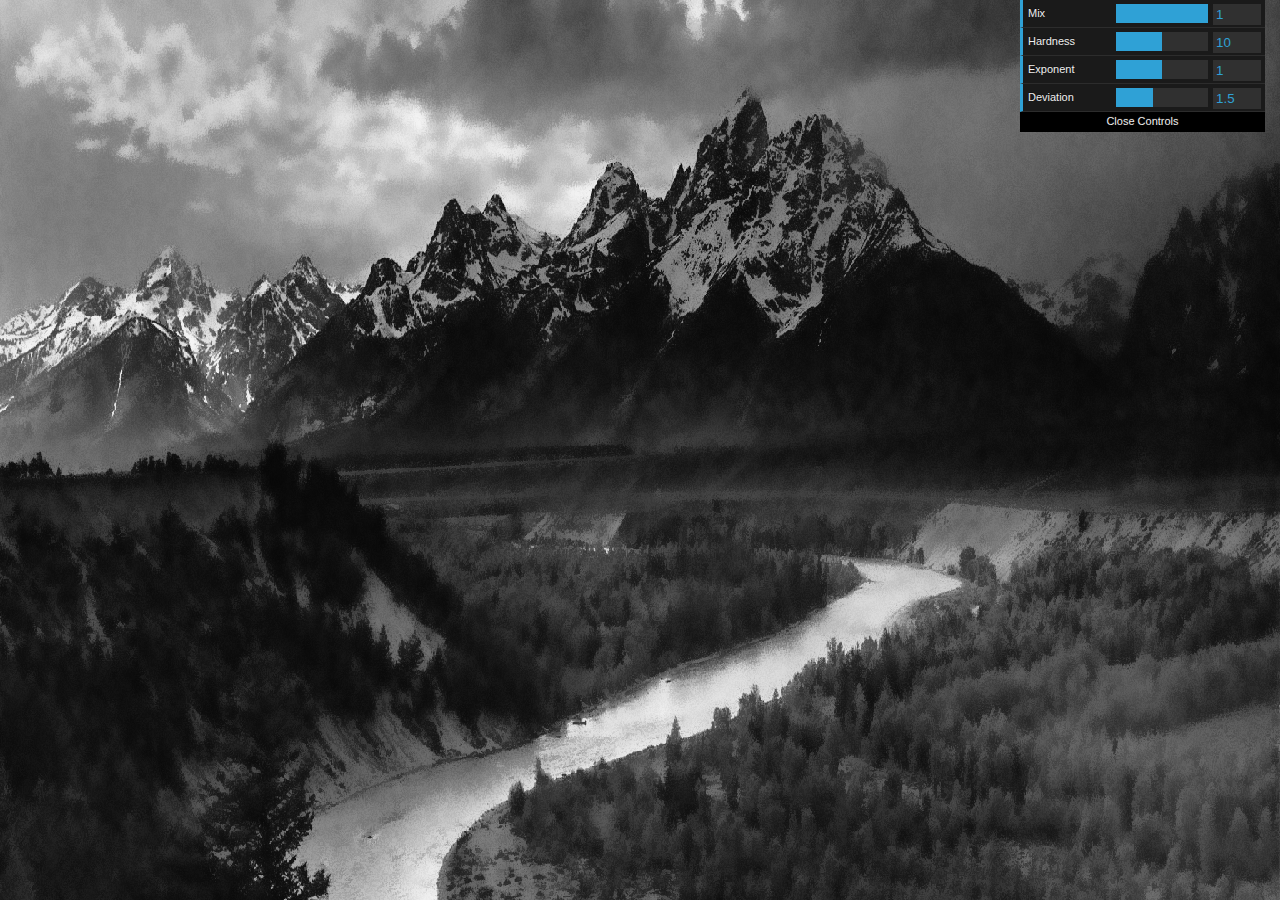
<file: softmaxdenoise/index.html>
<!DOCTYPE html>
<html>
    <head>
        <title>Softmax Manifold Denoise</title>
        <link rel="stylesheet" type="text/css" href="softmax.css"/>
        <script type="text/javascript" src="../3rd/three.js"></script>
        <script type="text/javascript" src="../3rd/dat.gui.js"></script>
        <script type="text/javascript" src="../3rd/jquery-1.11.2.min.js"></script>
        <script type="text/javascript" src="softmax.js"></script>
        <script type="x-shader/x-vertex" id="standardVertexShader">
            varying vec2 vUv;

            void main()
            {
                vUv = uv;
                gl_Position = projectionMatrix * modelViewMatrix * vec4( position, 1.0 );
            }
        </script>
        <script type="x-shader/x-fragment" id="screenFragmentShader">
            varying vec2 vUv;
            uniform sampler2D sSource;

            void main()
            {
                gl_FragColor = texture2D(sSource, vUv);
            }
        </script>
        <script type="x-shader/x-vertex" id="feedbackFragmentShader">
            varying vec2 vUv;

            uniform float screenWidth;
            uniform float screenHeight;

            uniform sampler2D sSource;
            uniform sampler2D iSource;

            uniform int step;
            uniform float amount;
            uniform float exps;
            uniform float devs;
            uniform float mix;

            float step_x = 1.0/screenWidth;
            float step_y = 1.0/screenHeight;

            const int radius = 6;

            vec3 minmax_transformX(sampler2D src, float scale) {
                vec3 n = vec3(0.0);
                vec3 d = vec3(0.0);
                for (int j = -radius; j <= radius; j++) {
                    vec3 x = texture2D(src, vUv + float(j) * vec2(step_x, 0.0)).xyz;
                    vec3 v = vec3(- scale, 0.0, scale);
                    vec3 q = exp(v * x);
                    n += x * q;
                    d += q;
                }
                return n / d;
            }

            vec3 minmax_transformY(sampler2D src, float scale) {
                vec3 n = vec3(0.0);
                vec3 d = vec3(0.0);
                for (int j = -radius; j <= radius; j++) {
                    vec3 x = texture2D(src, vUv + float(j) * vec2(0.0, step_y)).xyz;
                    vec3 v = vec3(- scale, 0.0, scale);
                    vec3 q = exp(v * x);
                    n += x * q;
                    d += q;
                }
                return n / d;
            }

            #define SQRT_2_PI 2.50662827463
            vec3 gaussian(vec3 x, float mu, float sigma) {
                    vec3 n = - (x - mu) * (x - mu);
                    float m = 2.0 * sigma * sigma;
                    float dn = sigma * SQRT_2_PI;
                    return exp(n / m) / dn;
            }

            vec3 gaussianX(sampler2D src) {
                vec3 n = vec3(0.0);
                vec3 d = vec3(0.0);
                for (int j = -radius; j <= radius; j++) {
                    float fj = float(j);
                    vec3 x = texture2D(src, vUv + fj * vec2(step_x, 0.0)).xyz;
                    vec3 g = gaussian(vec3(fj), 0.0, devs);
                    n += g * x;
                    d += g;
                }
                return n / d;
            }

            vec3 gaussianY(sampler2D src) {
                vec3 n = vec3(0.0);
                vec3 d = vec3(0.0);
                for (int j = -radius; j <= radius; j++) {
                    float fj = float(j);
                    vec3 x = texture2D(src, vUv + fj * vec2(0.0, step_y)).xyz;
                    vec3 g = gaussian(vec3(fj), 0.0, devs);
                    n += g * x;
                    d += g;
                }
                return n / d;
            }

            float slice(sampler2D sSrc, sampler2D iSrc) {
                vec3 x = texture2D(sSrc, vUv).xyz;
                float i = texture2D(iSrc, vUv).x;

                float exp = -2.0 * exps;
                vec3 d = pow(abs(i - x), vec3(exp));
                vec3 dx = d * x;
                float weighted = (dx.x + dx.y + dx.z) / (d.x + d.y + d.z);
                return mix * weighted + (1.0 - mix) * i;
            }

            void main()
            {
                vec3 result;
                if (step == 0) {
                    result = minmax_transformX(iSource, amount);
                } else if (step == 1) {
                    result = minmax_transformY(sSource, amount);
                } else if (step == 2) {
                    result = gaussianX(sSource);
                } else if (step == 3) {
                    result = gaussianY(sSource);
                } else if (step == 4) {
                    result = vec3(slice(sSource, iSource));
                } else {
                    result = texture2D(sSource, vUv).xyz;
                }

                gl_FragColor = vec4(result, 1.0);
            }
        </script>
        <meta charset="UTF-8">
    </head>
    <body>
        <div id="simulation">
            <canvas id="myCanvas" class="viewer" style="width:2048px;height:1024px"></canvas>
        </div>
    </body>
</html>
</file>
<file: convtester/justified-nav.css>
body {
    padding-top: 20px;
}

.footer {
    padding-top: 40px;
    padding-bottom: 40px;
    margin-top: 40px;
    border-top: 1px solid #eee;
}

/* Main marketing message and sign up button */
.jumbotron {
    text-align: center;
    background-color: transparent;
}
.jumbotron .btn {
    padding: 14px 24px;
    font-size: 21px;
}

/* Customize the nav-justified links to be fill the entire space of the .navbar */

.nav-justified {
    background-color: #eee;
    border: 1px solid #ccc;
    border-radius: 5px;
}
.nav-justified > li > a {
    padding-top: 15px;
    padding-bottom: 15px;
    margin-bottom: 0;
    font-weight: bold;
    color: #777;
    text-align: center;
    background-color: #e5e5e5; /* Old browsers */
    background-image: -webkit-gradient(linear, left top, left bottom, from(#f5f5f5), to(#e5e5e5));
    background-image: -webkit-linear-gradient(top, #f5f5f5 0%, #e5e5e5 100%);
    background-image:      -o-linear-gradient(top, #f5f5f5 0%, #e5e5e5 100%);
    background-image: -webkit-gradient(linear, left top, left bottom, from(top), color-stop(0%, #f5f5f5), to(#e5e5e5));
    background-image:         linear-gradient(top, #f5f5f5 0%, #e5e5e5 100%);
    filter: progid:DXImageTransform.Microsoft.gradient( startColorstr='#f5f5f5', endColorstr='#e5e5e5',GradientType=0 ); /* IE6-9 */
    background-repeat: repeat-x; /* Repeat the gradient */
    border-bottom: 1px solid #d5d5d5;
}
.nav-justified > .active > a,
.nav-justified > .active > a:hover,
.nav-justified > .active > a:focus {
    background-color: #ddd;
    background-image: none;
    -webkit-box-shadow: inset 0 3px 7px rgba(0,0,0,.15);
    box-shadow: inset 0 3px 7px rgba(0,0,0,.15);
}
.nav-justified > li:first-child > a {
    border-radius: 5px 5px 0 0;
}
.nav-justified > li:last-child > a {
    border-bottom: 0;
    border-radius: 0 0 5px 5px;
}

@media (min-width: 768px) {
    .nav-justified {
        max-height: 52px;
    }
    .nav-justified > li > a {
        border-right: 1px solid #d5d5d5;
        border-left: 1px solid #fff;
    }
    .nav-justified > li:first-child > a {
        border-left: 0;
        border-radius: 5px 0 0 5px;
    }
    .nav-justified > li:last-child > a {
        border-right: 0;
        border-radius: 0 5px 5px 0;
    }
}

/* Responsive: Portrait tablets and up */
@media screen and (min-width: 768px) {
    /* Remove the padding we set earlier */
    .masthead,
    .marketing,
    .footer {
        padding-right: 0;
        padding-left: 0;
    }
}
</file>
<file: css/paintflow.css>
body {
    font-family:sans-serif;
    background:#333333;
    color:#777777;
    margin: 0 auto;
}

header, footer, aside, nav {
    display: block;
}

a:link {color:#777777;}
a:visited {color:#777777;}
a:hover {color:#999999;}
a:active {color:#ffffff;}

#copyright {
    font-size:8pt;
    text-align:center;
    margin-top:10px;
}

.remark {
    color: #ffffff;
}

.unsafe {
    color : #c86464;
}

#myCanvas {
    display:block;
    vertical-align:bottom;
    background-color:#000000;
}
</file>
<file: softmaxdenoise/softmax.css>
body {
    font-family:sans-serif;
    background:#333333;
    color:#777777;
    margin: 0 auto;
}

header, footer, aside, nav {
    display: block;
}

#myCanvas {
    display:block;
    vertical-align:bottom;
    background-color:#000000;
}
</file>
